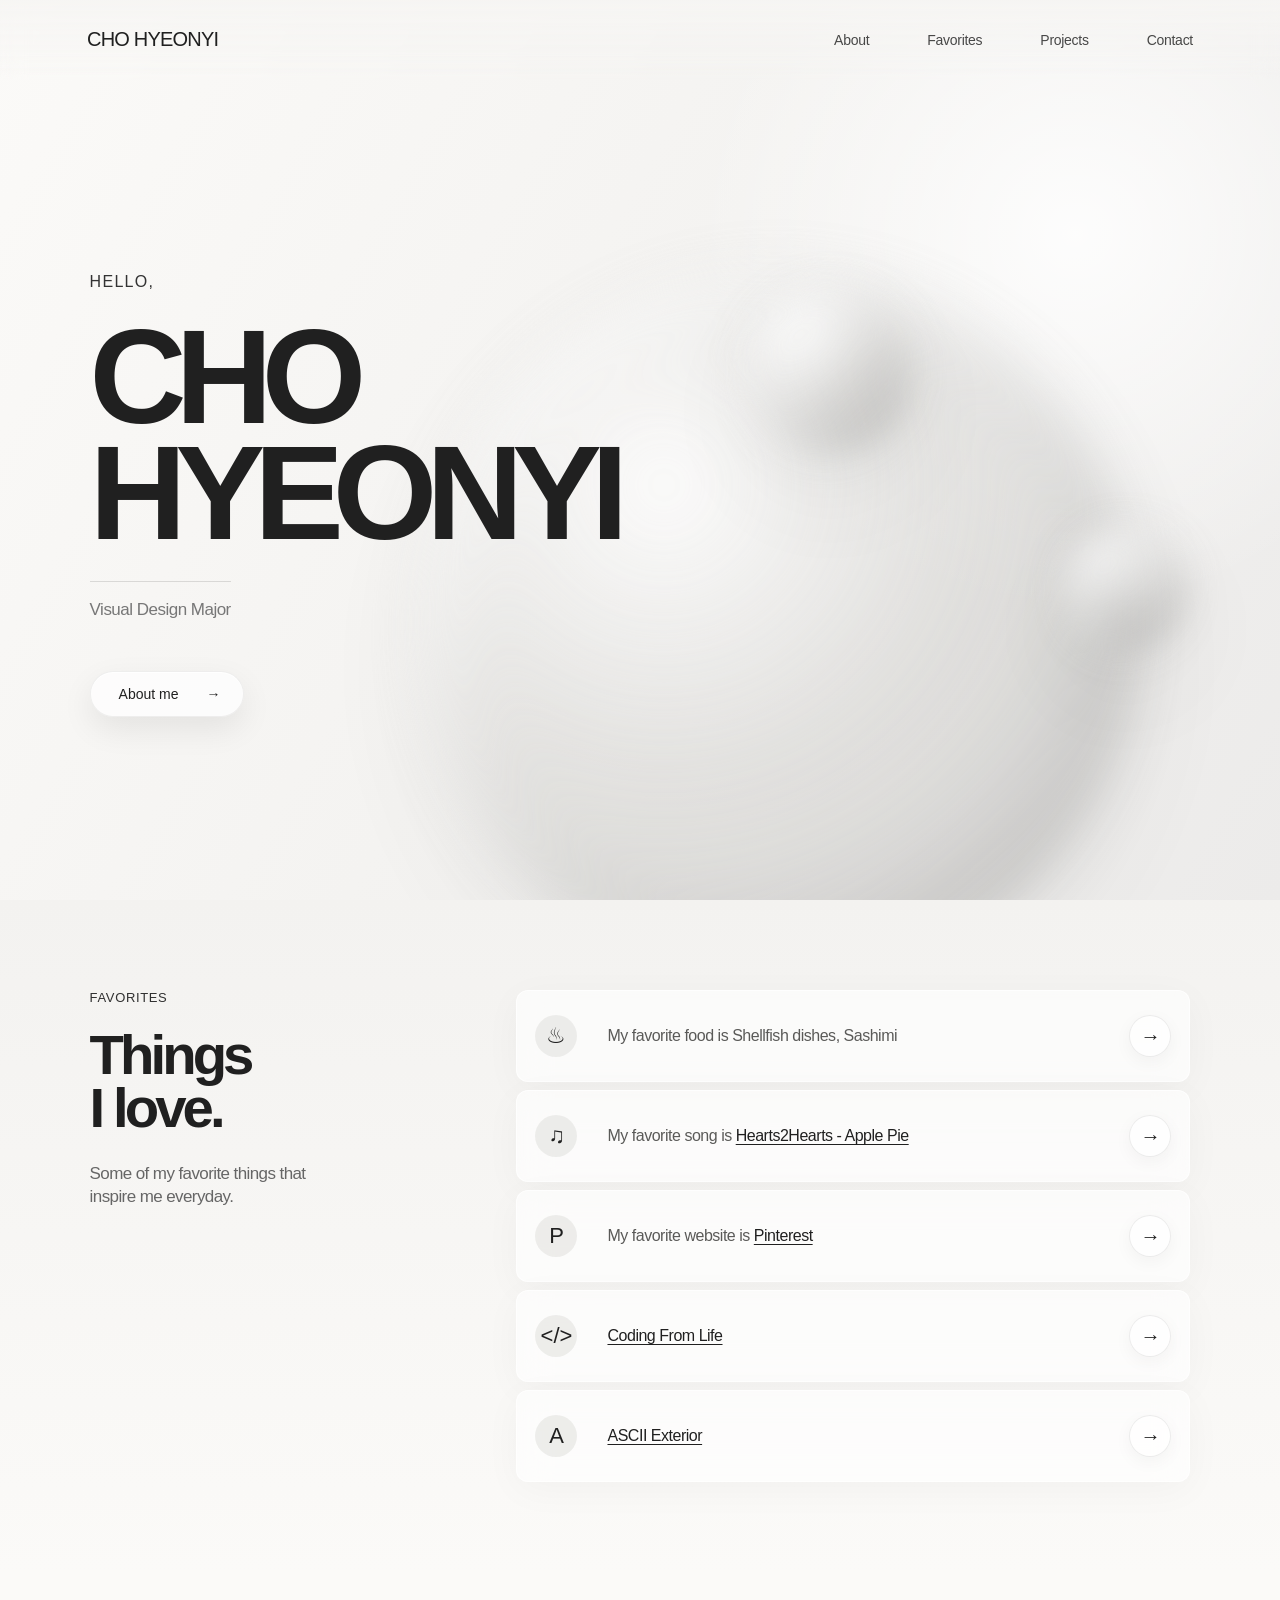
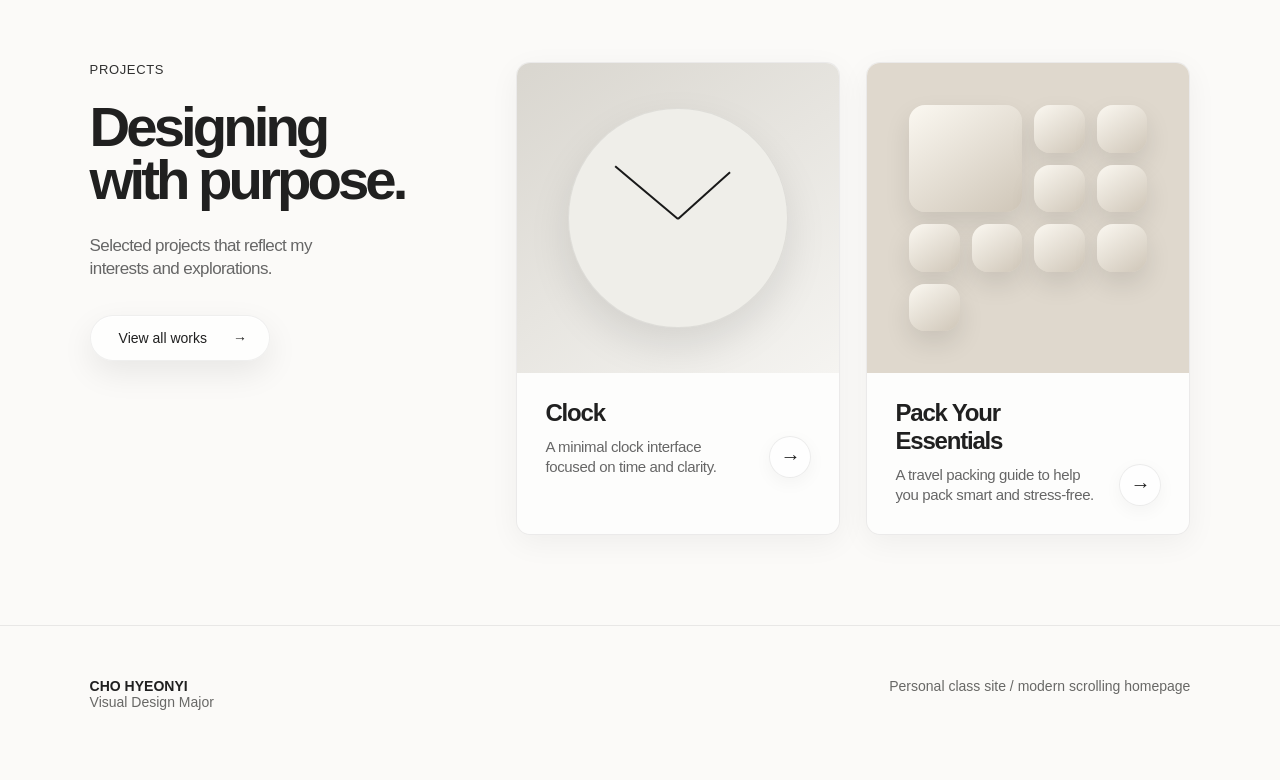
<file: index.html>
<!DOCTYPE html>
<html lang="en">
<head>
  <meta charset="UTF-8" />
  <meta name="viewport" content="width=device-width, initial-scale=1.0" />
  <title>CHO HYEONYI</title>
  <style>
    * { box-sizing: border-box; }

    :root {
      --bg: #f6f5f3;
      --bg2: #eeeeec;
      --paper: rgba(255,255,255,0.62);
      --paper-solid: #fbfaf8;
      --ink: #202020;
      --muted: #6f6f6d;
      --line: rgba(0,0,0,0.075);
      --shadow: 0 22px 70px rgba(0,0,0,0.075);
      --radius: 18px;
    }

    html { scroll-behavior: smooth; }

    body {
      margin: 0;
      background: var(--bg);
      color: var(--ink);
      font-family: Helvetica, Arial, sans-serif;
      overflow-x: hidden;
    }

    a { color: inherit; }

    .nav {
      position: fixed;
      top: 0;
      left: 0;
      right: 0;
      z-index: 50;
      display: flex;
      justify-content: space-between;
      align-items: center;
      padding: 28px 6.8vw;
      background: linear-gradient(to bottom, rgba(246,245,243,0.9), rgba(246,245,243,0.45), rgba(246,245,243,0));
      backdrop-filter: blur(12px);
    }

    .logo {
      font-size: 20px;
      font-weight: 500;
      letter-spacing: -0.04em;
      text-decoration: none;
    }

    .nav-links {
      display: flex;
      gap: clamp(24px, 5vw, 58px);
      font-size: 14px;
      letter-spacing: -0.02em;
    }

    .nav-links a {
      text-decoration: none;
      color: #292929;
      opacity: 0.85;
    }

    .nav-links a:hover { opacity: 1; }

    .hero {
      position: relative;
      min-height: 100vh;
      padding: 18vh 7vw 8vh;
      display: grid;
      grid-template-columns: 0.9fr 1.1fr;
      align-items: center;
      overflow: hidden;
      background:
        radial-gradient(circle at 84% 26%, rgba(255,255,255,0.85), transparent 30%),
        linear-gradient(120deg, #fbfaf8 0%, #f4f3f1 48%, #ecebea 100%);
    }

    .hero-copy { position: relative; z-index: 3; }

    .eyebrow {
      margin: 0 0 28px;
      font-size: 16px;
      letter-spacing: 0.08em;
      text-transform: uppercase;
      color: #333;
      font-weight: 400;
    }

    h1 {
      margin: 0;
      font-size: clamp(76px, 10.5vw, 150px);
      line-height: 0.86;
      letter-spacing: -0.082em;
      font-weight: 800;
    }

    .major {
      width: fit-content;
      margin-top: 30px;
      padding-top: 18px;
      border-top: 1px solid rgba(0,0,0,0.12);
      color: #777;
      font-size: 17px;
      letter-spacing: -0.03em;
    }

    .button {
      display: inline-flex;
      align-items: center;
      justify-content: space-between;
      min-width: 154px;
      gap: 26px;
      margin-top: 34px;
      padding: 14px 22px 14px 28px;
      border-radius: 999px;
      background: rgba(255,255,255,0.7);
      border: 1px solid rgba(0,0,0,0.06);
      box-shadow: 0 12px 32px rgba(0,0,0,0.08), inset 0 1px 0 rgba(255,255,255,0.8);
      text-decoration: none;
      font-size: 14px;
    }

    .orb-stage {
      position: relative;
      z-index: 2;
      width: 100%;
      min-height: 560px;
      pointer-events: auto;
    }

    .blur-orb {
      position: absolute;
      border-radius: 50%;
      filter: blur(18px);
      opacity: 0.74;
      transition: transform 0.18s ease-out;
      will-change: transform;
      background: radial-gradient(circle at 34% 30%, rgba(255,255,255,0.92), rgba(202,201,198,0.52) 42%, rgba(120,120,116,0.28) 76%, rgba(255,255,255,0.2));
      box-shadow: inset 28px 28px 70px rgba(255,255,255,0.7), inset -32px -46px 88px rgba(0,0,0,0.11), 0 40px 120px rgba(0,0,0,0.08);
    }

    .orb-large {
      width: min(66vw, 720px);
      height: min(66vw, 720px);
      right: 4vw;
      top: 54px;
      filter: blur(22px);
    }

    .orb-small-a {
      width: 170px;
      height: 170px;
      left: 10vw;
      top: 72px;
      filter: blur(16px);
    }

    .orb-small-b {
      width: 128px;
      height: 128px;
      right: 0;
      bottom: 122px;
      filter: blur(15px);
    }

    .orb-hint {
      position: absolute;
      right: 7vw;
      bottom: 8vh;
      z-index: 4;
      color: rgba(0,0,0,0.42);
      font-size: 12px;
      letter-spacing: 0.06em;
      text-transform: uppercase;
    }

    .section {
      padding: 90px 7vw;
      background: linear-gradient(180deg, #f3f2f0, #fbfaf8);
    }

    .section.alt { background: #fbfaf8; }

    .split {
      display: grid;
      grid-template-columns: 0.65fr 1.35fr;
      gap: 8vw;
      align-items: start;
    }

    .label {
      margin: 0 0 24px;
      font-size: 13px;
      letter-spacing: 0.05em;
      text-transform: uppercase;
      color: #303030;
    }

    h2 {
      margin: 0;
      font-size: clamp(38px, 4.4vw, 66px);
      line-height: 0.94;
      letter-spacing: -0.07em;
      font-weight: 760;
    }

    .note {
      max-width: 240px;
      margin: 28px 0 0;
      color: #666;
      font-size: 17px;
      line-height: 1.35;
      letter-spacing: -0.035em;
    }

    .list {
      display: grid;
      gap: 8px;
    }

    .item {
      min-height: 92px;
      display: grid;
      grid-template-columns: 54px 1fr 46px;
      gap: 18px;
      align-items: center;
      padding: 14px 18px;
      border-radius: 12px;
      background: var(--paper);
      border: 1px solid rgba(255,255,255,0.7);
      box-shadow: 0 8px 38px rgba(0,0,0,0.035);
      text-decoration: none;
      backdrop-filter: blur(16px);
      transition: transform 0.22s ease, background 0.22s ease, box-shadow 0.22s ease;
    }

    .item:hover {
      transform: translateX(8px);
      background: rgba(255,255,255,0.84);
      box-shadow: 0 14px 42px rgba(0,0,0,0.07);
    }

    .icon {
      width: 42px;
      height: 42px;
      display: grid;
      place-items: center;
      border-radius: 50%;
      background: rgba(230,230,228,0.72);
      font-size: 22px;
    }

    .item-main {
      color: #5a5a58;
      font-size: 16px;
      letter-spacing: -0.03em;
    }

    .item-main strong {
      color: #202020;
      font-weight: 500;
      text-decoration: underline;
      text-underline-offset: 3px;
    }

    .arrow {
      width: 42px;
      height: 42px;
      display: grid;
      place-items: center;
      justify-self: end;
      border-radius: 50%;
      background: rgba(255,255,255,0.64);
      border: 1px solid var(--line);
      box-shadow: 0 5px 18px rgba(0,0,0,0.045);
      font-size: 20px;
    }

    .projects-grid {
      display: grid;
      grid-template-columns: repeat(2, minmax(0, 1fr));
      gap: 26px;
    }

    .project-card {
      overflow: hidden;
      border-radius: 14px;
      background: rgba(255,255,255,0.6);
      border: 1px solid var(--line);
      box-shadow: 0 8px 30px rgba(0,0,0,0.05);
      text-decoration: none;
      transition: transform 0.22s ease, box-shadow 0.22s ease;
    }

    .project-card:hover {
      transform: translateY(-7px);
      box-shadow: 0 14px 44px rgba(0,0,0,0.075);
    }

    .project-visual {
      min-height: 310px;
      position: relative;
      background: linear-gradient(145deg, #d9d6cf, #f5f4f1);
      overflow: hidden;
    }

    .clock-face {
      position: absolute;
      width: 220px;
      height: 220px;
      left: 50%;
      top: 50%;
      transform: translate(-50%, -50%);
      border-radius: 50%;
      background: #efeee9;
      box-shadow: inset 0 0 0 1px rgba(0,0,0,0.07), 0 18px 42px rgba(0,0,0,0.1);
    }

    .clock-face::before, .clock-face::after {
      content: "";
      position: absolute;
      left: 50%;
      top: 50%;
      height: 2px;
      background: #191919;
      transform-origin: left center;
    }

    .clock-face::before { width: 82px; transform: rotate(220deg); }
    .clock-face::after { width: 70px; transform: rotate(318deg); }

    .packing-visual {
      display: grid;
      grid-template-columns: repeat(4, 1fr);
      gap: 12px;
      padding: 42px;
      background: #dfd8cd;
    }

    .pack-item {
      border-radius: 16px;
      background: linear-gradient(145deg, #fbf8f1, #cfc6b8);
      box-shadow: 0 12px 26px rgba(0,0,0,0.1);
    }

    .pack-item.big { grid-column: span 2; grid-row: span 2; }

    .project-info {
      display: grid;
      grid-template-columns: 1fr 42px;
      gap: 18px;
      align-items: end;
      padding: 26px 28px 28px;
    }

    .project-info h3 {
      margin: 0 0 10px;
      font-size: 24px;
      letter-spacing: -0.05em;
    }

    .project-info p {
      margin: 0;
      color: #666;
      font-size: 15px;
      line-height: 1.35;
      letter-spacing: -0.025em;
    }

    footer {
      padding: 52px 7vw 70px;
      background: #fbfaf8;
      color: #686866;
      display: flex;
      justify-content: space-between;
      gap: 28px;
      font-size: 14px;
      border-top: 1px solid var(--line);
    }

    footer strong { color: #202020; }

    @media (max-width: 900px) {
      .nav { position: sticky; padding: 22px 6vw; }
      .nav-links { gap: 18px; font-size: 13px; }
      .hero { grid-template-columns: 1fr; min-height: auto; padding-top: 120px; }
      .orb-stage { min-height: 430px; }
      .orb-large { width: 82vw; height: 82vw; right: 2vw; top: 34px; }
      .orb-small-a { left: 8vw; top: 10px; }
      .split { grid-template-columns: 1fr; gap: 42px; }
      .projects-grid { grid-template-columns: 1fr; }
      footer { flex-direction: column; }
    }
  </style>
</head>
<body>
  <nav class="nav">
    <a class="logo" href="#top">CHO HYEONYI</a>
    <div class="nav-links">
      <a href="#about">About</a>
      <a href="#favorites">Favorites</a>
      <a href="#projects">Projects</a>
      <a href="#contact">Contact</a>
    </div>
  </nav>

  <main id="top">
    <section class="hero" id="about">
      <div class="hero-copy">
        <p class="eyebrow">Hello,</p>
        <h1>CHO<br>HYEONYI</h1>
        <p class="major">Visual Design Major</p>
        <a class="button" href="#favorites">About me <span>→</span></a>
      </div>

      <div class="orb-stage" id="orbStage" aria-label="interactive blurred monochrome circles">
        <span class="blur-orb orb-large" data-speed="0.035"></span>
        <span class="blur-orb orb-small-a" data-speed="0.07"></span>
        <span class="blur-orb orb-small-b" data-speed="-0.055"></span>
      </div>
    </section>

    <section class="section" id="favorites">
      <div class="split">
        <div>
          <p class="label">Favorites</p>
          <h2>Things<br>I love.</h2>
          <p class="note">Some of my favorite things that inspire me everyday.</p>
        </div>

        <div class="list">
          <div class="item">
            <span class="icon">♨</span>
            <span class="item-main">My favorite food is Shellfish dishes, Sashimi</span>
            <span class="arrow">→</span>
          </div>

          <a class="item" href="https://youtu.be/4k_HiMxY_gg?si=b0G8AQNT9Xvd2Dv6" target="_blank">
            <span class="icon">♫</span>
            <span class="item-main">My favorite song is <strong>Hearts2Hearts - Apple Pie</strong></span>
            <span class="arrow">→</span>
          </a>

          <a class="item" href="https://www.pinterest.com" target="_blank">
            <span class="icon">P</span>
            <span class="item-main">My favorite website is <strong>Pinterest</strong></span>
            <span class="arrow">→</span>
          </a>

          <a class="item" href="codingfromlife.html">
            <span class="icon">&lt;/&gt;</span>
            <span class="item-main"><strong>Coding From Life</strong></span>
            <span class="arrow">→</span>
          </a>

          <a class="item" href="exterior-hyeonyi.html">
            <span class="icon">A</span>
            <span class="item-main"><strong>ASCII Exterior</strong></span>
            <span class="arrow">→</span>
          </a>
        </div>
      </div>
    </section>

    <section class="section alt" id="projects">
      <div class="split">
        <div>
          <p class="label">Projects</p>
          <h2>Designing<br>with purpose.</h2>
          <p class="note">Selected projects that reflect my interests and explorations.</p>
          <a class="button" href="#top">View all works <span>→</span></a>
        </div>

        <div class="projects-grid">
          <a class="project-card" href="https://hyeonyich0.github.io/labor_clock/" target="_blank">
            <div class="project-visual">
              <div class="clock-face"></div>
            </div>
            <div class="project-info">
              <div>
                <h3>Clock</h3>
                <p>A minimal clock interface focused on time and clarity.</p>
              </div>
              <span class="arrow">→</span>
            </div>
          </a>

          <a class="project-card" href="https://hyeonyich0.github.io/Travel_Packing_Guide/" target="_blank">
            <div class="project-visual packing-visual">
              <span class="pack-item big"></span>
              <span class="pack-item"></span>
              <span class="pack-item"></span>
              <span class="pack-item"></span>
              <span class="pack-item"></span>
              <span class="pack-item"></span>
              <span class="pack-item"></span>
              <span class="pack-item"></span>
              <span class="pack-item"></span>
              <span class="pack-item"></span>
            </div>
            <div class="project-info">
              <div>
                <h3>Pack Your Essentials</h3>
                <p>A travel packing guide to help you pack smart and stress-free.</p>
              </div>
              <span class="arrow">→</span>
            </div>
          </a>
        </div>
      </div>
    </section>
  </main>

  <footer id="contact">
    <div><strong>CHO HYEONYI</strong><br>Visual Design Major</div>
    <div>Personal class site / modern scrolling homepage</div>
  </footer>

  <script>
    const stage = document.getElementById('orbStage');
    const orbs = document.querySelectorAll('.blur-orb');

    function moveOrbs(event) {
      const rect = stage.getBoundingClientRect();
      const x = event.clientX - rect.left - rect.width / 2;
      const y = event.clientY - rect.top - rect.height / 2;

      orbs.forEach((orb) => {
        const speed = Number(orb.dataset.speed || 0.04);
        orb.style.transform = `translate(${x * speed}px, ${y * speed}px)`;
      });
    }

    function resetOrbs() {
      orbs.forEach((orb) => {
        orb.style.transform = 'translate(0, 0)';
      });
    }

    stage.addEventListener('mousemove', moveOrbs);
    stage.addEventListener('mouseleave', resetOrbs);
  </script>
</body>
</html>
</file>
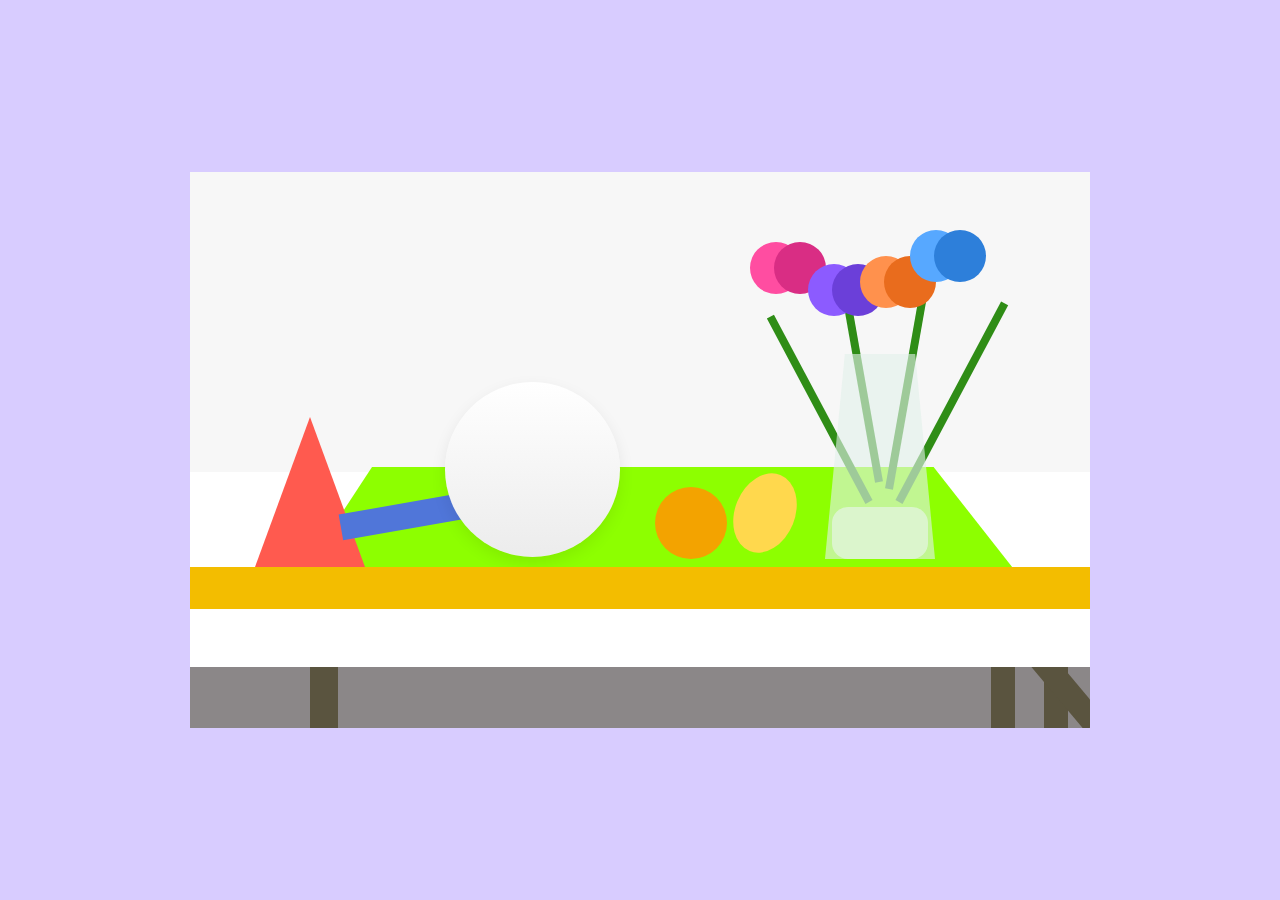
<file: codingfromlife.html>
<!DOCTYPE html>
<html>
<head>
  <meta charset="UTF-8">
  <title>CSS Still Life</title>
  <link rel="stylesheet" href="assets/css/codingfromlife.css">
</head>

<body>
  <div id="align">
    <div id="stage">

      <!-- background -->
      <div id="back-wall"></div>
      <div id="green-cloth"></div>
      <div id="yellow-table"></div>
      <div id="table-front"></div>
      <div id="floor"></div>

      <!-- table legs -->
      <div id="table-leg-left"></div>
      <div id="table-leg-right"></div>
      <div id="table-leg-side"></div>

      <!-- new objects -->
      <div id="triangle"></div>
      <div id="book"></div>

      <!-- bowl and fruits -->
      <div id="white-bowl"></div>
      <div id="orange"></div>
      <div id="lemon"></div>

      <!-- stems -->
      <div class="stem stem1"></div>
      <div class="stem stem2"></div>
      <div class="stem stem3"></div>
      <div class="stem stem4"></div>

      <!-- flowers -->
      <div class="flower flower1"></div>
      <div class="flower flower2"></div>
      <div class="flower flower3"></div>
      <div class="flower flower4"></div>

      <!-- vase -->
      <div id="vase"></div>
      <div id="vase-neck"></div>

    </div>
  </div>
</body>
</html>
</file>
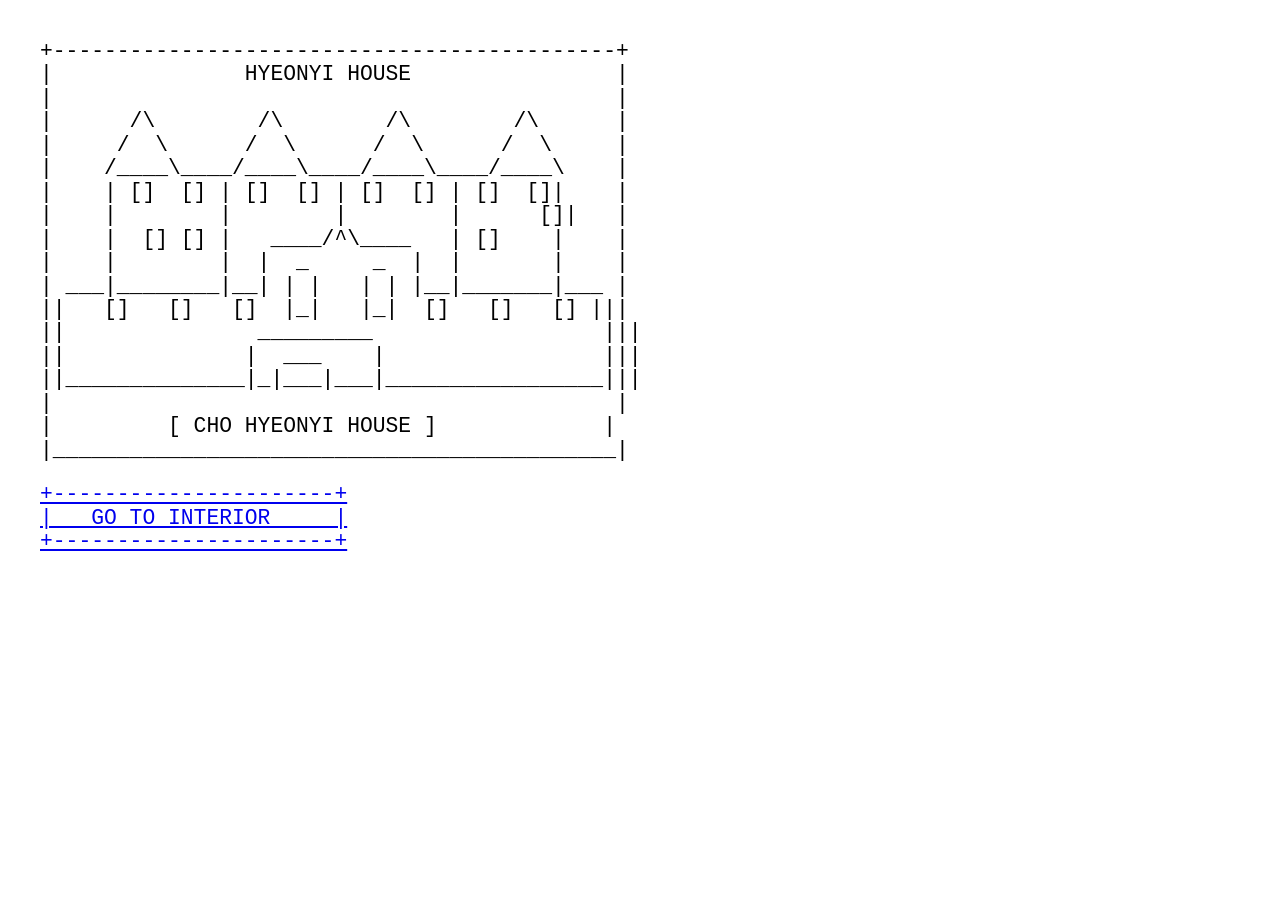
<file: exterior-hyeonyi.html>
<!DOCTYPE html>
<html>
<head>
  <meta charset="UTF-8">
  <title>Exterior Hyeonyi</title>

  <style>
    body {
      margin: 40px;
      background: white;
      color: black;
      font-family: "Courier New", monospace;
      font-size: 16pt;
      font-weight: normal;
    }

    pre {
      font-family: "Courier New", monospace;
      font-size: 16pt;
      font-weight: normal;
      line-height: 1.1;
      white-space: pre;
    }
  </style>
</head>

<body>

<pre>
+--------------------------------------------+
|               HYEONYI HOUSE                |
|                                            |
|      /\        /\        /\        /\      |
|     /  \      /  \      /  \      /  \     |
|    /____\____/____\____/____\____/____\    |
|    | []  [] | []  [] | []  [] | []  []|    |
|    |        |        |        |      []|   |
|    |  [] [] |   ____/^\____   | []    |    |
|    |        |  |  _     _  |  |       |    |
| ___|________|__| | |   | | |__|_______|___ |
||   []   []   []  |_|   |_|  []   []   [] |||
||               _________                  |||
||              |  ___    |                 |||
||______________|_|___|___|_________________|||
|                                            |
|         [ CHO HYEONYI HOUSE ]             |
|____________________________________________|
</pre>
<a href="interior-hyeonyiCHO.html">
<pre>
+----------------------+
|   GO TO INTERIOR     |
+----------------------+
</pre>
</a>
</body>
</html>
</file>
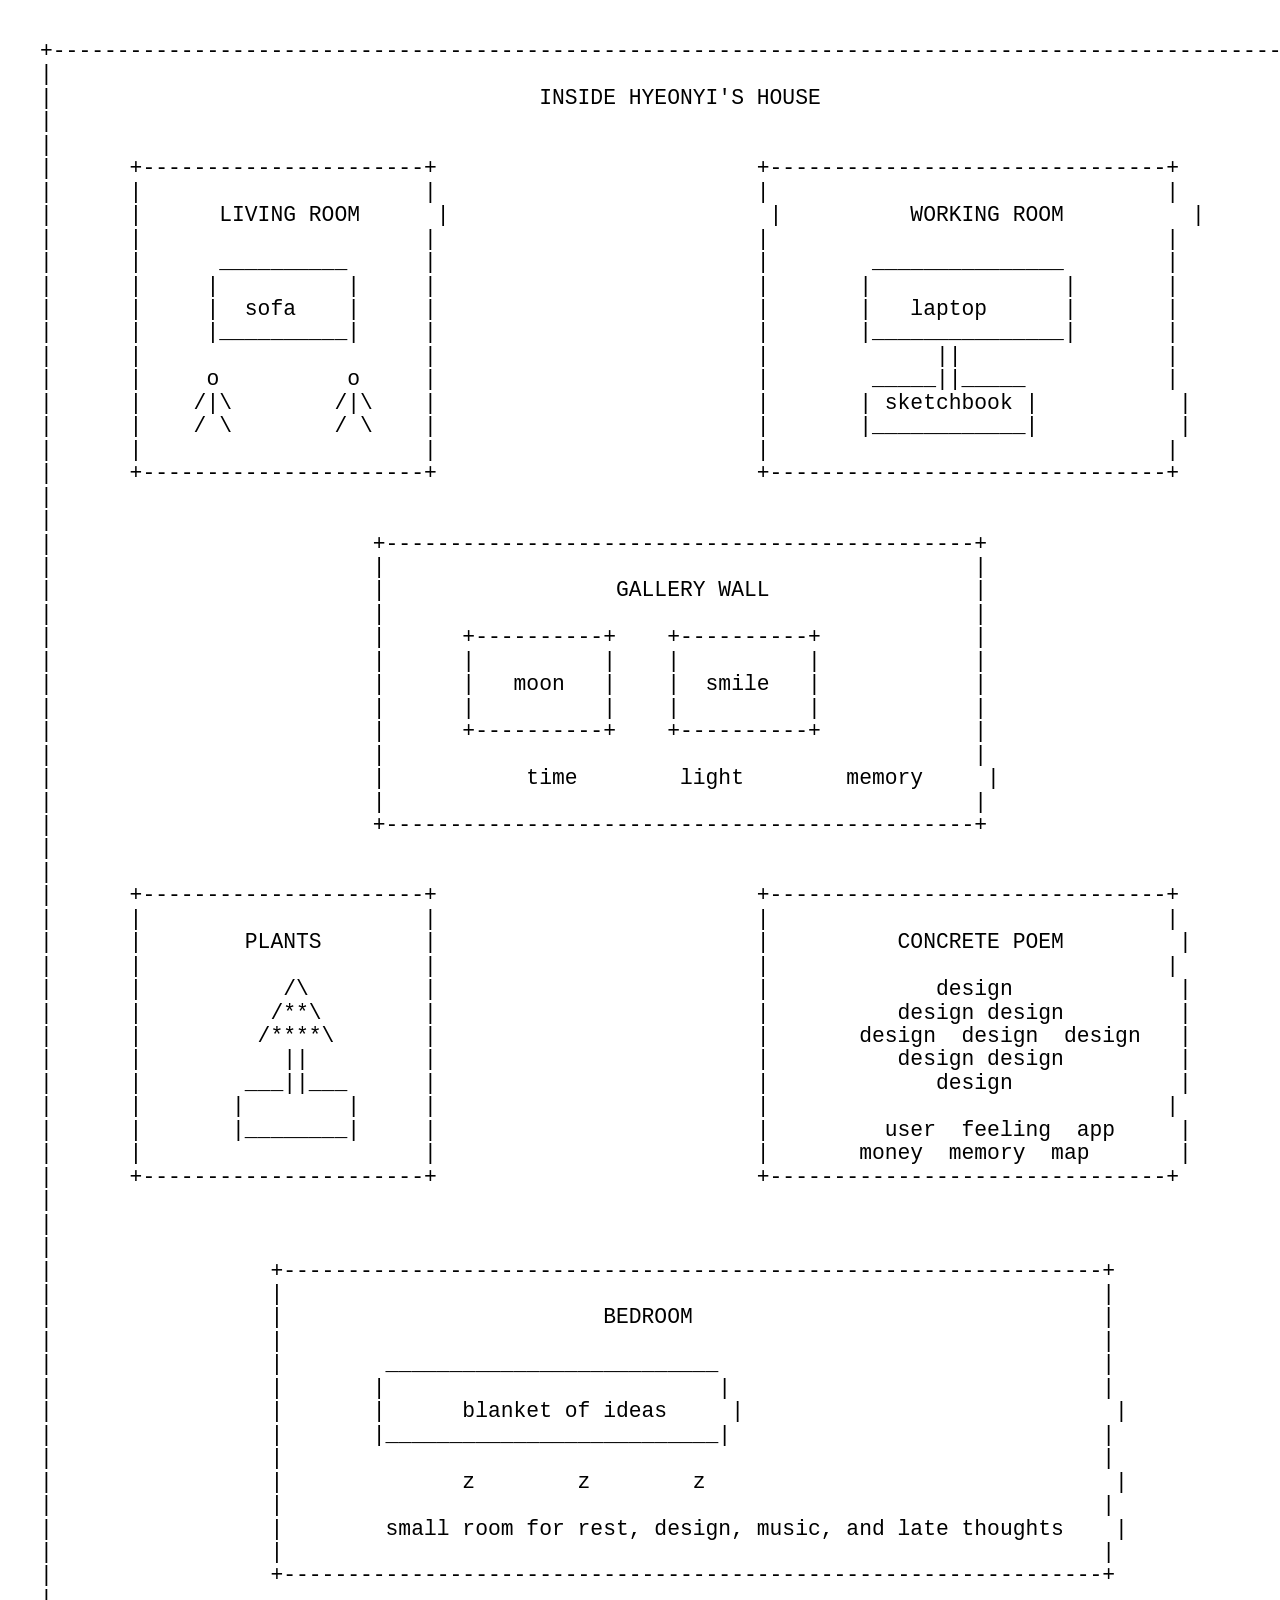
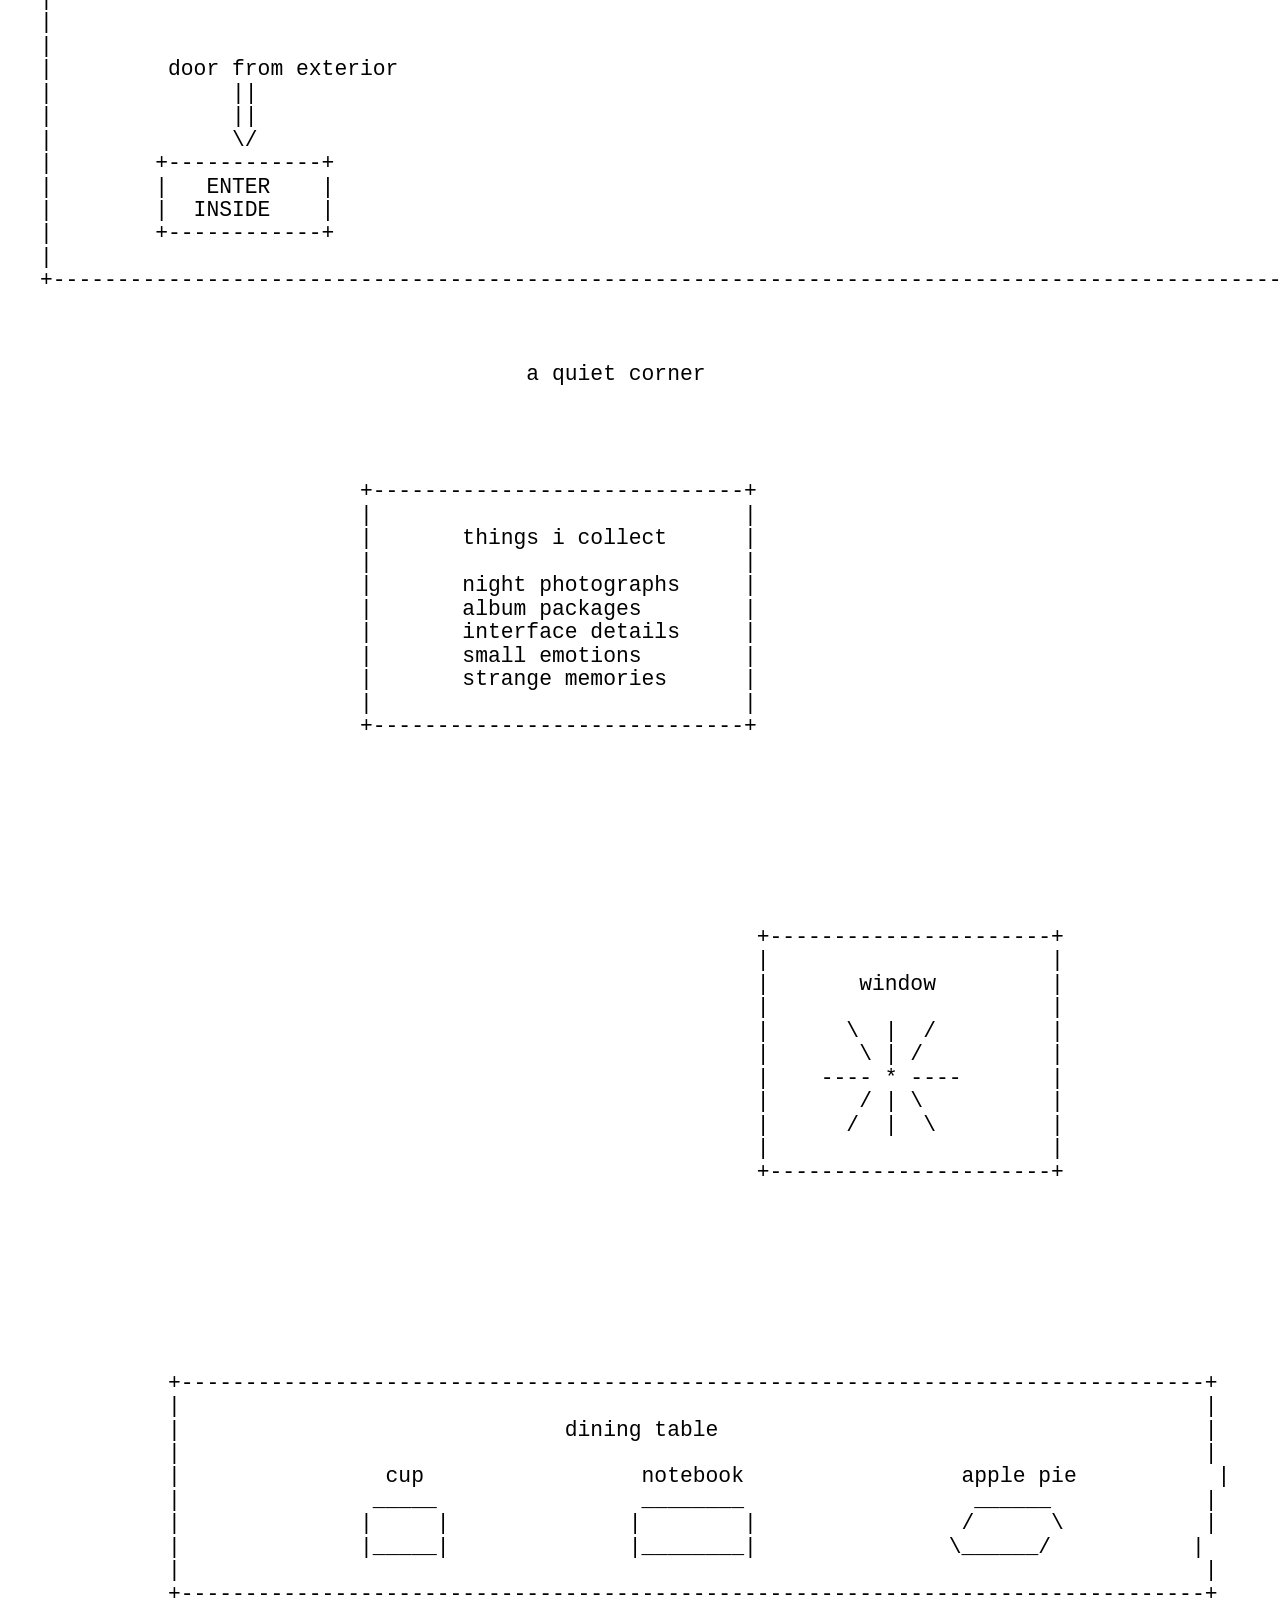
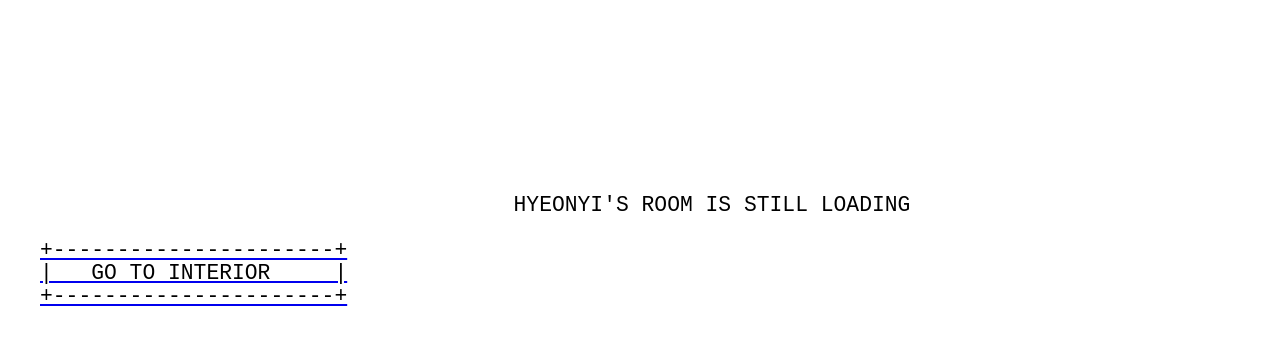
<file: interior-hyeonyiCHO.html>
<!DOCTYPE html>
<html>
<head>
  <meta charset="UTF-8">
  <title>Interior Hyeonyi</title>

  <style>
    body {
      margin: 40px;
      background: white;
      color: black;
      font-family: "Courier New", monospace;
      font-size: 16pt;
      font-weight: normal;
    }

    pre {
      font-family: "Courier New", monospace;
      font-size: 16pt;
      font-weight: normal;
      color: black;
      line-height: 1.1;
      white-space: pre;
    }
  </style>
</head>

<body>

<pre>
+--------------------------------------------------------------------------------------------------+
|                                                                                                  |
|                                      INSIDE HYEONYI'S HOUSE                                      |
|                                                                                                  |
|                                                                                                  |
|      +----------------------+                         +-------------------------------+          |
|      |                      |                         |                               |          |
|      |      LIVING ROOM      |                         |          WORKING ROOM          |          |
|      |                      |                         |                               |          |
|      |      __________      |                         |        _______________        |          |
|      |     |          |     |                         |       |               |       |          |
|      |     |  sofa    |     |                         |       |   laptop      |       |          |
|      |     |__________|     |                         |       |_______________|       |          |
|      |                      |                         |             ||                |          |
|      |     o          o     |                         |        _____||_____           |          |
|      |    /|\        /|\    |                         |       | sketchbook |           |          |
|      |    / \        / \    |                         |       |____________|           |          |
|      |                      |                         |                               |          |
|      +----------------------+                         +-------------------------------+          |
|                                                                                                  |
|                                                                                                  |
|                         +----------------------------------------------+                         |
|                         |                                              |                         |
|                         |                  GALLERY WALL                |                         |
|                         |                                              |                         |
|                         |      +----------+    +----------+            |                         |
|                         |      |          |    |          |            |                         |
|                         |      |   moon   |    |  smile   |            |                         |
|                         |      |          |    |          |            |                         |
|                         |      +----------+    +----------+            |                         |
|                         |                                              |                         |
|                         |           time        light        memory     |                         |
|                         |                                              |                         |
|                         +----------------------------------------------+                         |
|                                                                                                  |
|                                                                                                  |
|      +----------------------+                         +-------------------------------+          |
|      |                      |                         |                               |          |
|      |        PLANTS        |                         |          CONCRETE POEM         |          |
|      |                      |                         |                               |          |
|      |           /\         |                         |             design             |          |
|      |          /**\        |                         |          design design         |          |
|      |         /****\       |                         |       design  design  design   |          |
|      |           ||         |                         |          design design         |          |
|      |        ___||___      |                         |             design             |          |
|      |       |        |     |                         |                               |          |
|      |       |________|     |                         |         user  feeling  app     |          |
|      |                      |                         |       money  memory  map       |          |
|      +----------------------+                         +-------------------------------+          |
|                                                                                                  |
|                                                                                                  |
|                                                                                                  |
|                 +----------------------------------------------------------------+               |
|                 |                                                                |               |
|                 |                         BEDROOM                                |               |
|                 |                                                                |               |
|                 |        __________________________                              |               |
|                 |       |                          |                             |               |
|                 |       |      blanket of ideas     |                             |               |
|                 |       |__________________________|                             |               |
|                 |                                                                |               |
|                 |              z        z        z                                |               |
|                 |                                                                |               |
|                 |        small room for rest, design, music, and late thoughts    |               |
|                 |                                                                |               |
|                 +----------------------------------------------------------------+               |
|                                                                                                  |
|                                                                                                  |
|                                                                                                  |
|         door from exterior                                                                       |
|              ||                                                                                  |
|              ||                                                                                  |
|              \/                                                                                  |
|        +------------+                                                                            |
|        |   ENTER    |                                                                            |
|        |  INSIDE    |                                                                            |
|        +------------+                                                                            |
|                                                                                                  |
+--------------------------------------------------------------------------------------------------+



                                      a quiet corner




                         +-----------------------------+
                         |                             |
                         |       things i collect      |
                         |                             |
                         |       night photographs     |
                         |       album packages        |
                         |       interface details     |
                         |       small emotions        |
                         |       strange memories      |
                         |                             |
                         +-----------------------------+








                                                        +----------------------+
                                                        |                      |
                                                        |       window         |
                                                        |                      |
                                                        |      \  |  /         |
                                                        |       \ | /          |
                                                        |    ---- * ----       |
                                                        |       / | \          |
                                                        |      /  |  \         |
                                                        |                      |
                                                        +----------------------+








          +--------------------------------------------------------------------------------+
          |                                                                                |
          |                              dining table                                      |
          |                                                                                |
          |                cup                 notebook                 apple pie           |
          |               _____                ________                  ______            |
          |              |     |              |        |                /      \           |
          |              |_____|              |________|               \______/           |
          |                                                                                |
          +--------------------------------------------------------------------------------+








                                     HYEONYI'S ROOM IS STILL LOADING
</pre>
<a href="interior-hyeonyiCHO.html">
<pre>
+----------------------+
|   GO TO INTERIOR     |
+----------------------+
</pre>
</a>
</body>
</html>
</file>
<file: assets/css/codingfromlife.css>
body {
  background: #d8ccff;
  margin: 0;
}

#align {
  display: flex;
  align-items: center;
  justify-content: center;
  height: 100vh;
}

#stage {
  width: 900px;
  height: 556px;
  margin: auto;
  background: white;
  position: relative;
  overflow: hidden;
}

/* background */

#back-wall {
  width: 900px;
  height: 300px;
  background: #f7f7f7;
  position: absolute;
  top: 0;
  left: 0;
}

#green-cloth {
  width: 720px;
  height: 110px;
  background: #8dff00;
  position: absolute;
  top: 295px;
  left: 110px;
  clip-path: polygon(10% 0, 88% 0, 100% 100%, 0 100%);
}

#yellow-table {
  width: 900px;
  height: 42px;
  background: #f3bd00;
  position: absolute;
  top: 395px;
  left: 0;
  z-index: 20;
}

#table-front {
  width: 900px;
  height: 58px;
  background: #ffffff;
  position: absolute;
  top: 437px;
  left: 0;
  z-index: 10;
}

#floor {
  width: 900px;
  height: 61px;
  background: #8b8788;
  position: absolute;
  bottom: 0;
  left: 0;
}

/* table legs */

#table-leg-left {
  width: 28px;
  height: 120px;
  background: #5a543f;
  position: absolute;
  top: 437px;
  left: 120px;
}

#table-leg-right {
  width: 24px;
  height: 120px;
  background: #5a543f;
  position: absolute;
  top: 437px;
  right: 75px;
}

#table-leg-side {
  width: 24px;
  height: 120px;
  background: #5a543f;
  position: absolute;
  top: 437px;
  right: 22px;
}

#table-leg-side::before {
  content: "";
  width: 24px;
  height: 90px;
  background: #5a543f;
  position: absolute;
  top: 38px;
  left: -22px;
  transform: rotate(-40deg);
  transform-origin: top right;
}

/* triangle object */

#triangle {
  width: 0;
  height: 0;
  border-left: 55px solid transparent;
  border-right: 55px solid transparent;
  border-bottom: 150px solid #ff5a4f;
  position: absolute;
  left: 65px;
  top: 245px;
  z-index: 5;
}

/* blue book */

#book {
  width: 120px;
  height: 26px;
  background: #5076d9;
  position: absolute;
  left: 150px;
  top: 332px;
  transform: rotate(-10deg);
  z-index: 6;
}

/* bowl */

#white-bowl {
  width: 175px;
  height: 175px;
  background: linear-gradient(#ffffff, #ececec);
  border-radius: 50%;
  position: absolute;
  top: 210px;
  left: 255px;
  z-index: 7;
  box-shadow: 0 6px 16px rgba(0, 0, 0, 0.08);
}

/* fruits */

#orange {
  width: 72px;
  height: 72px;
  background: #f3a300;
  border-radius: 50%;
  position: absolute;
  top: 315px;
  left: 465px;
  z-index: 8;
}

#lemon {
  width: 60px;
  height: 82px;
  background: #ffd84d;
  border-radius: 50%;
  position: absolute;
  top: 300px;
  left: 545px;
  transform: rotate(22deg);
  z-index: 8;
}

/* vase */

#vase {
  width: 110px;
  height: 205px;
  background: rgba(226, 240, 235, 0.62);
  position: absolute;
  top: 182px;
  left: 635px;
  clip-path: polygon(18% 0, 82% 0, 100% 100%, 0 100%);
  z-index: 9;
}

#vase-neck {
  width: 96px;
  height: 52px;
  background: rgba(236, 246, 240, 0.62);
  position: absolute;
  top: 335px;
  left: 642px;
  border-radius: 16px;
  z-index: 10;
}

/* stems */

.stem {
  width: 8px;
  background: #2f8d16;
  position: absolute;
  transform-origin: bottom center;
  z-index: 4;
}

.stem1 {
  height: 210px;
  left: 675px;
  top: 120px;
  transform: rotate(-28deg);
}

.stem2 {
  height: 195px;
  left: 685px;
  top: 115px;
  transform: rotate(-10deg);
}

.stem3 {
  height: 205px;
  left: 695px;
  top: 112px;
  transform: rotate(10deg);
}

.stem4 {
  height: 225px;
  left: 705px;
  top: 105px;
  transform: rotate(28deg);
}

/* flowers */

.flower {
  width: 52px;
  height: 52px;
  border-radius: 50%;
  position: absolute;
  background: var(--c);
  z-index: 6;
}

.flower::after {
  content: "";
  width: 52px;
  height: 52px;
  border-radius: 50%;
  position: absolute;
  top: 0;
  left: 24px;
  background: var(--c2);
}

/* different flower colors + positions */

.flower1 {
  --c: #ff4da1;
  --c2: #d92d84;
  top: 70px;
  left: 560px;
}

.flower2 {
  --c: #8c5bff;
  --c2: #6b3fd9;
  top: 92px;
  left: 618px;
}

.flower3 {
  --c: #ff914d;
  --c2: #e96c1d;
  top: 84px;
  left: 670px;
}

.flower4 {
  --c: #57a8ff;
  --c2: #2d7fda;
  top: 58px;
  left: 720px;
}
</file>
